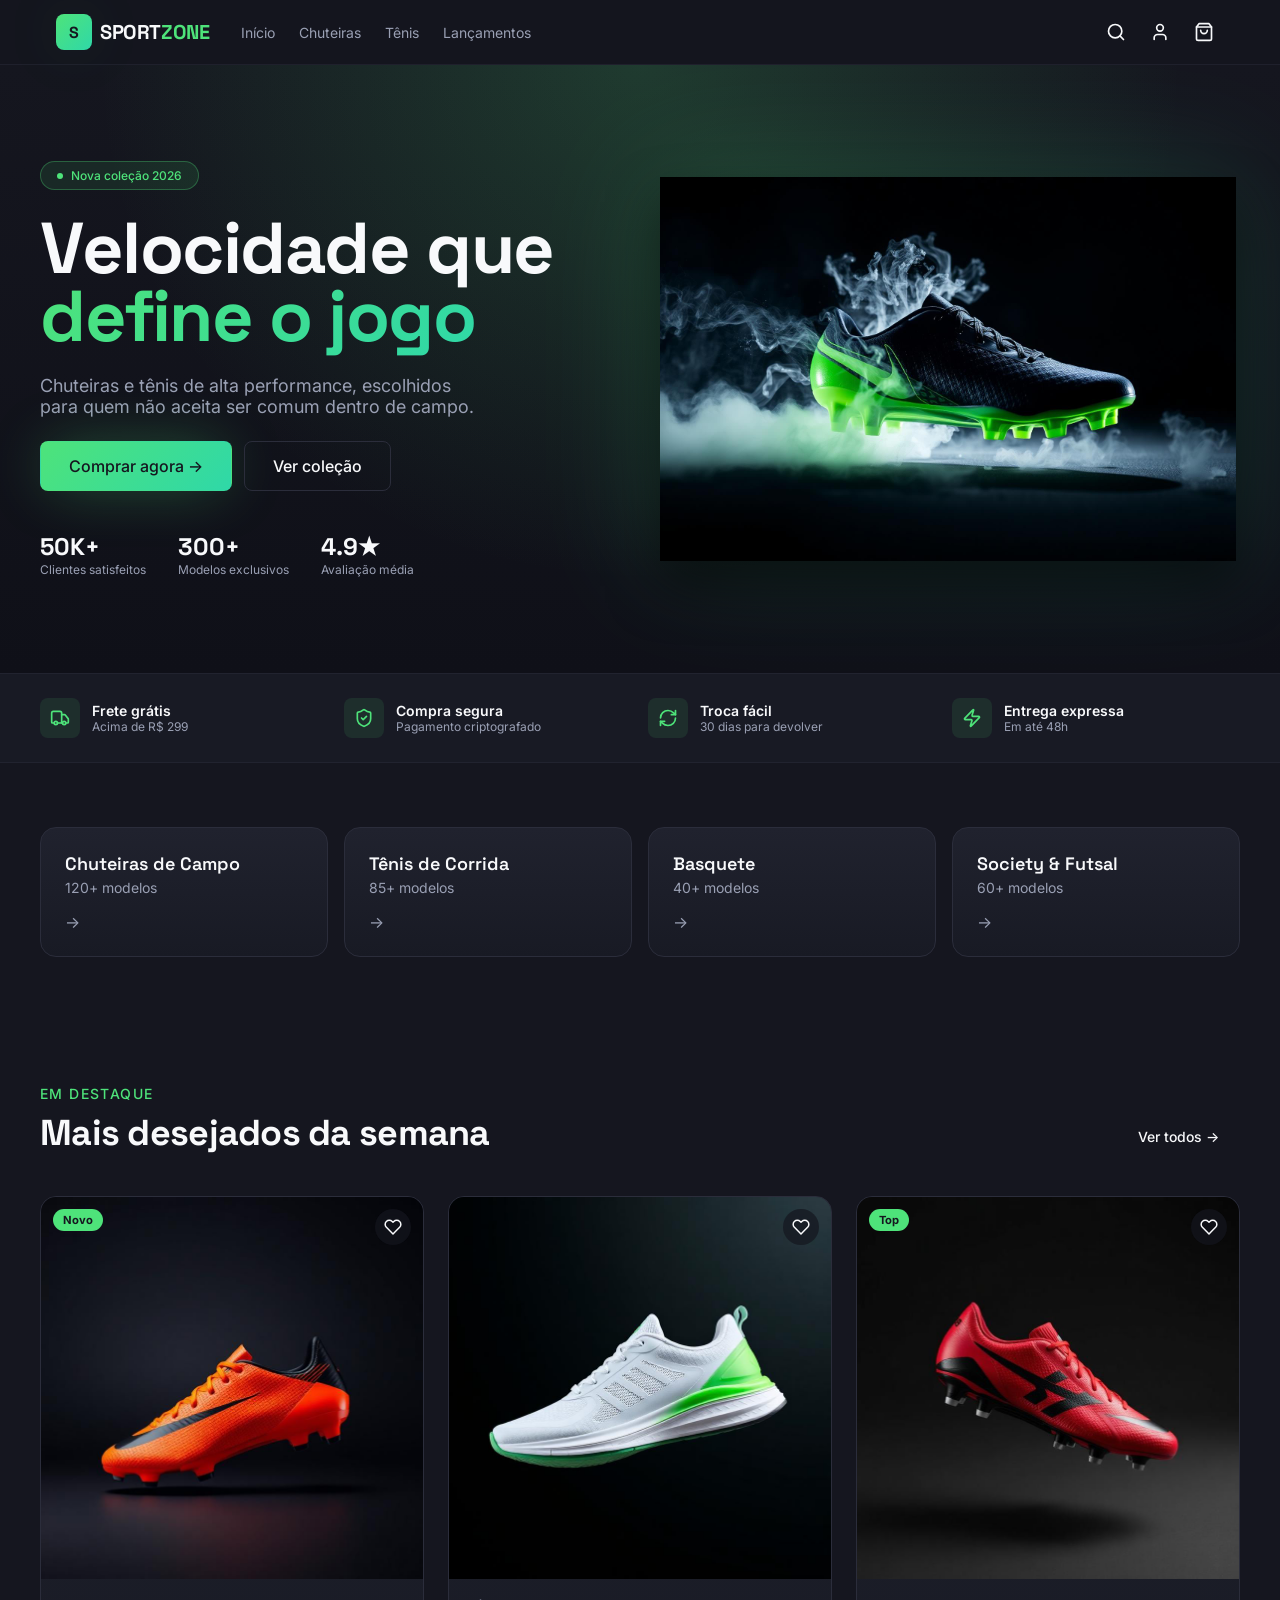
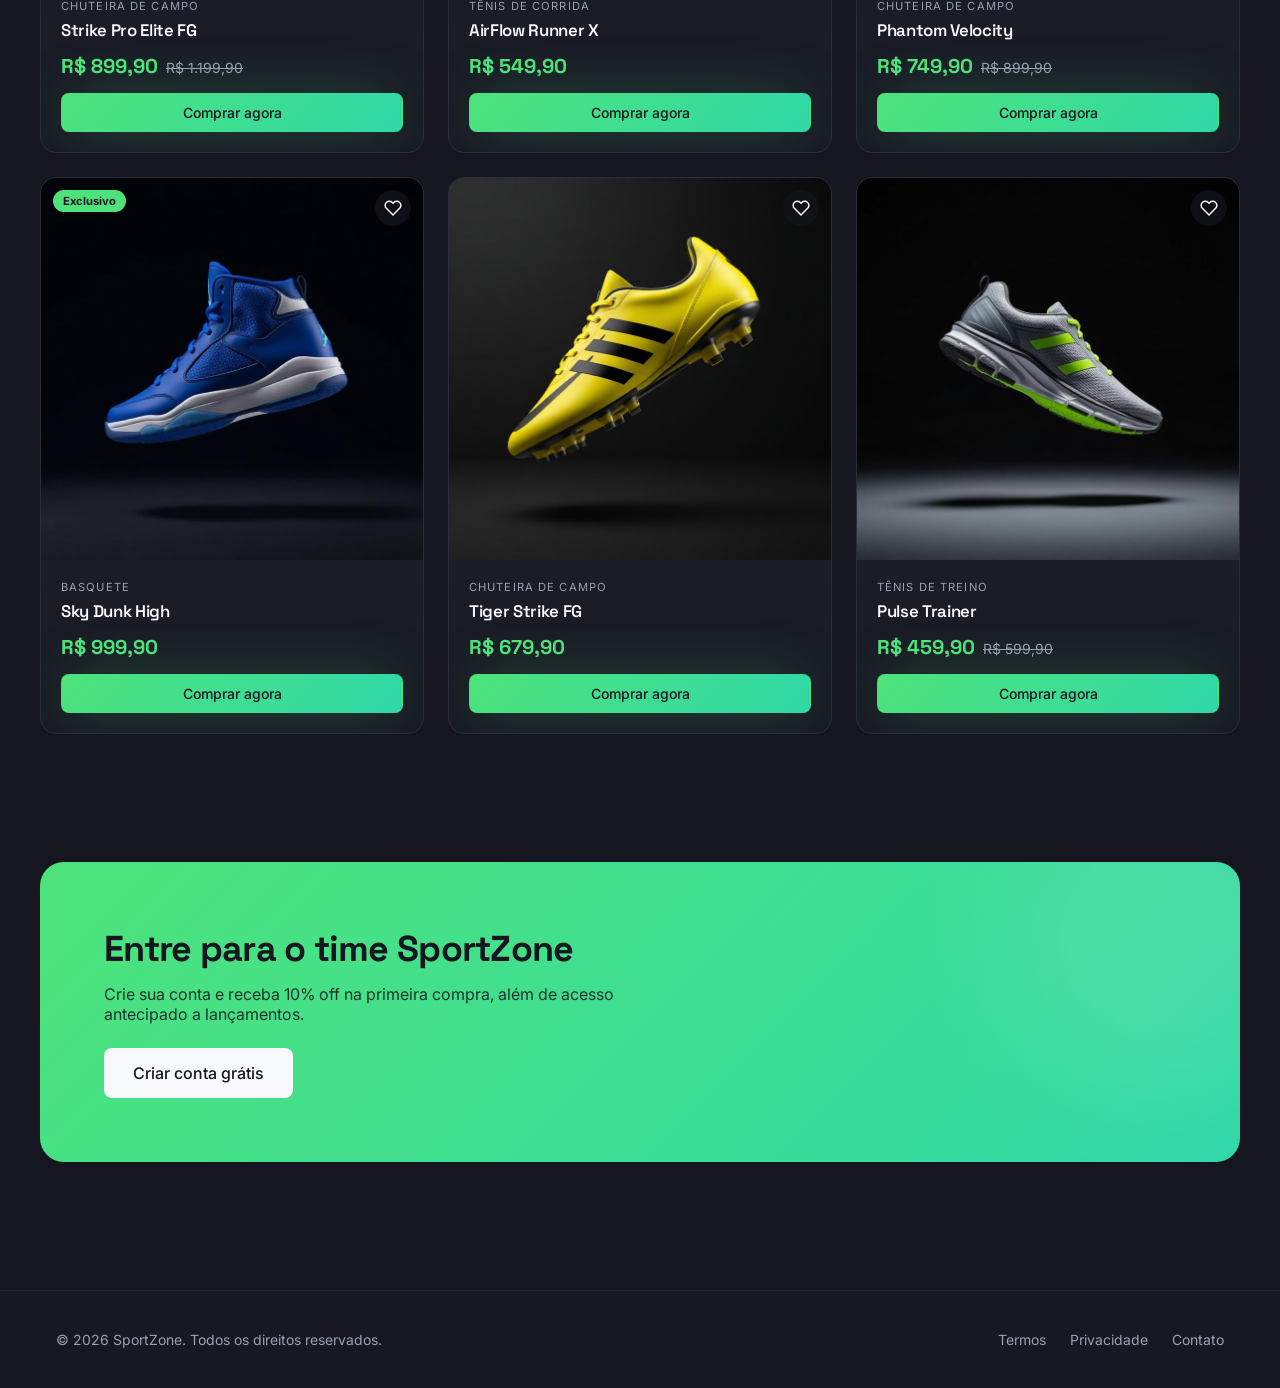
<file: index.html>
<!DOCTYPE html>
<html lang="pt-BR">
<head>
  <meta charset="utf-8"/>
  <meta name="viewport" content="width=device-width, initial-scale=1"/>
  <title>SportZone — Chuteiras e Tênis Esportivos Premium</title>
  <meta name="description" content="Loja oficial SportZone. Chuteiras profissionais, tênis de corrida e basquete das melhores marcas com entrega rápida."/>
  
  <meta property="og:title" content="SportZone — Performance no Pé"/>
  <meta property="og:description" content="Chuteiras e tênis premium para quem joga sério."/>
  
  <link rel="preconnect" href="https://fonts.googleapis.com"/>
  <link rel="preconnect" href="https://fonts.gstatic.com" crossorigin/>
  <link href="https://fonts.googleapis.com/css2?family=Inter:wght@400;500;600;700&family=Space+Grotesk:wght@500;600;700&display=swap" rel="stylesheet"/>
  
  <link rel="stylesheet" href="styles.css"/>
</head>
<body>

  <header class="header">
    <div class="container header-inner">
      <div style="display:flex; align-items:center">
        <a href="index.html" class="logo">
          <span class="logo-mark">S</span>
          <span class="logo-text">SPORT<span>ZONE</span></span>
        </a>
        <nav class="nav">
          <a href="index.html">Início</a>
          <a href="#produtos">Chuteiras</a>
          <a href="#produtos">Tênis</a>
          <a href="#produtos">Lançamentos</a>
        </nav>
      </div>
      <div class="header-actions">
        <button class="icon-btn" aria-label="Buscar">
          <svg width="20" height="20" viewBox="0 0 24 24" fill="none" stroke="currentColor" stroke-width="2" stroke-linecap="round" stroke-linejoin="round"><circle cx="11" cy="11" r="8"/><path d="m21 21-4.3-4.3"/></svg>
        </button>
        <a href="login.html" class="icon-btn" aria-label="Conta">
          <svg width="20" height="20" viewBox="0 0 24 24" fill="none" stroke="currentColor" stroke-width="2" stroke-linecap="round" stroke-linejoin="round"><path d="M19 21v-2a4 4 0 0 0-4-4H9a4 4 0 0 0-4 4v2"/><circle cx="12" cy="7" r="4"/></svg>
        </a>
        <button class="icon-btn" aria-label="Sacola">
          <svg width="20" height="20" viewBox="0 0 24 24" fill="none" stroke="currentColor" stroke-width="2" stroke-linecap="round" stroke-linejoin="round"><path d="M6 2 3 6v14a2 2 0 0 0 2 2h14a2 2 0 0 0 2-2V6l-3-4z"/><path d="M3 6h18"/><path d="M16 10a4 4 0 0 1-8 0"/></svg>
          <span class="cart-badge" id="cart-badge" style="display:none">0</span>
        </button>
      </div>
    </div>
  </header>

  <section class="hero">
    <div class="container hero-grid">
      <div>
        <span class="pill"><span class="dot"></span>Nova coleção 2026</span>
        <h1>Velocidade que <span class="gradient-text">define o jogo</span></h1>
        <p class="lead">Chuteiras e tênis de alta performance, escolhidos para quem não aceita ser comum dentro de campo.</p>
        <div class="hero-cta">
          <a href="#produtos" class="btn btn-lg btn-primary">Comprar agora →</a>
          <a href="#produtos" class="btn btn-lg btn-outline">Ver coleção</a>
        </div>
        <div class="stats">
          <div><p>50K+</p><p>Clientes satisfeitos</p></div>
          <div><p>300+</p><p>Modelos exclusivos</p></div>
          <div><p>4.9★</p><p>Avaliação média</p></div>
        </div>
      </div>
      <div class="hero-img">
        <img src="assets/hero-cleat.jpg" alt="Chuteira SportZone em destaque"/>
      </div>
    </div>
  </section>

  <section class="benefits">
    <div class="container benefits-grid">
      <div class="benefit">
        <span class="benefit-icon"><svg width="20" height="20" viewBox="0 0 24 24" fill="none" stroke="currentColor" stroke-width="2" stroke-linecap="round" stroke-linejoin="round"><path d="M14 18V6a2 2 0 0 0-2-2H4a2 2 0 0 0-2 2v11a1 1 0 0 0 1 1h2"/><path d="M15 18H9"/><path d="M19 18h2a1 1 0 0 0 1-1v-3.65a1 1 0 0 0-.22-.624l-3.48-4.35A1 1 0 0 0 17.52 8H14"/><circle cx="17" cy="18" r="2"/><circle cx="7" cy="18" r="2"/></svg></span>
        <div><p>Frete grátis</p><p>Acima de R$ 299</p></div>
      </div>
      <div class="benefit">
        <span class="benefit-icon"><svg width="20" height="20" viewBox="0 0 24 24" fill="none" stroke="currentColor" stroke-width="2" stroke-linecap="round" stroke-linejoin="round"><path d="M20 13c0 5-3.5 7.5-7.66 8.95a1 1 0 0 1-.67-.01C7.5 20.5 4 18 4 13V6a1 1 0 0 1 1-1c2 0 4.5-1.2 6.24-2.72a1.17 1.17 0 0 1 1.52 0C14.51 3.81 17 5 19 5a1 1 0 0 1 1 1z"/><path d="m9 12 2 2 4-4"/></svg></span>
        <div><p>Compra segura</p><p>Pagamento criptografado</p></div>
      </div>
      <div class="benefit">
        <span class="benefit-icon"><svg width="20" height="20" viewBox="0 0 24 24" fill="none" stroke="currentColor" stroke-width="2" stroke-linecap="round" stroke-linejoin="round"><path d="M3 12a9 9 0 0 1 9-9 9.75 9.75 0 0 1 6.74 2.74L21 8"/><path d="M21 3v5h-5"/><path d="M21 12a9 9 0 0 1-9 9 9.75 9.75 0 0 1-6.74-2.74L3 16"/><path d="M8 16H3v5"/></svg></span>
        <div><p>Troca fácil</p><p>30 dias para devolver</p></div>
      </div>
      <div class="benefit">
        <span class="benefit-icon"><svg width="20" height="20" viewBox="0 0 24 24" fill="none" stroke="currentColor" stroke-width="2" stroke-linecap="round" stroke-linejoin="round"><path d="M4 14a1 1 0 0 1-.78-1.63l9.9-10.2a.5.5 0 0 1 .86.46l-1.92 6.02A1 1 0 0 0 13 10h7a1 1 0 0 1 .78 1.63l-9.9 10.2a.5.5 0 0 1-.86-.46l1.92-6.02A1 1 0 0 0 11 14z"/></svg></span>
        <div><p>Entrega expressa</p><p>Em até 48h</p></div>
      </div>
    </div>
  </section>

  <section class="section container">
    <div class="categories">
      <button class="cat"><p>Chuteiras de Campo</p><p>120+ modelos</p><div class="arrow">→</div></button>
      <button class="cat"><p>Tênis de Corrida</p><p>85+ modelos</p><div class="arrow">→</div></button>
      <button class="cat"><p>Basquete</p><p>40+ modelos</p><div class="arrow">→</div></button>
      <button class="cat"><p>Society & Futsal</p><p>60+ modelos</p><div class="arrow">→</div></button>
    </div>
  </section>

  <section id="produtos" class="section container">
    <div class="section-head">
      <div>
        <p class="eyebrow">Em destaque</p>
        <h2>Mais desejados da semana</h2>
      </div>
      <button class="btn btn-ghost">Ver todos →</button>
    </div>
    <div class="products" id="products"></div>
  </section>

  <section class="section container">
    <div class="cta">
      <div style="position:relative; z-index:1">
        <h2>Entre para o time SportZone</h2>
        <p>Crie sua conta e receba 10% off na primeira compra, além de acesso antecipado a lançamentos.</p>
        <a href="login.html" class="btn btn-lg btn-secondary" style="margin-top:1.5rem">Criar conta grátis</a>
      </div>
      <div class="glow"></div>
    </div>
  </section>

  <footer class="footer">
    <div class="container footer-inner">
      <p>© 2026 SportZone. Todos os direitos reservados.</p>
      <div class="links">
        <a href="#">Termos</a>
        <a href="#">Privacidade</a>
        <a href="#">Contato</a>
      </div>
    </div>
  </footer>

  <script src="app.js"></script>
</body>
</html>
</file>
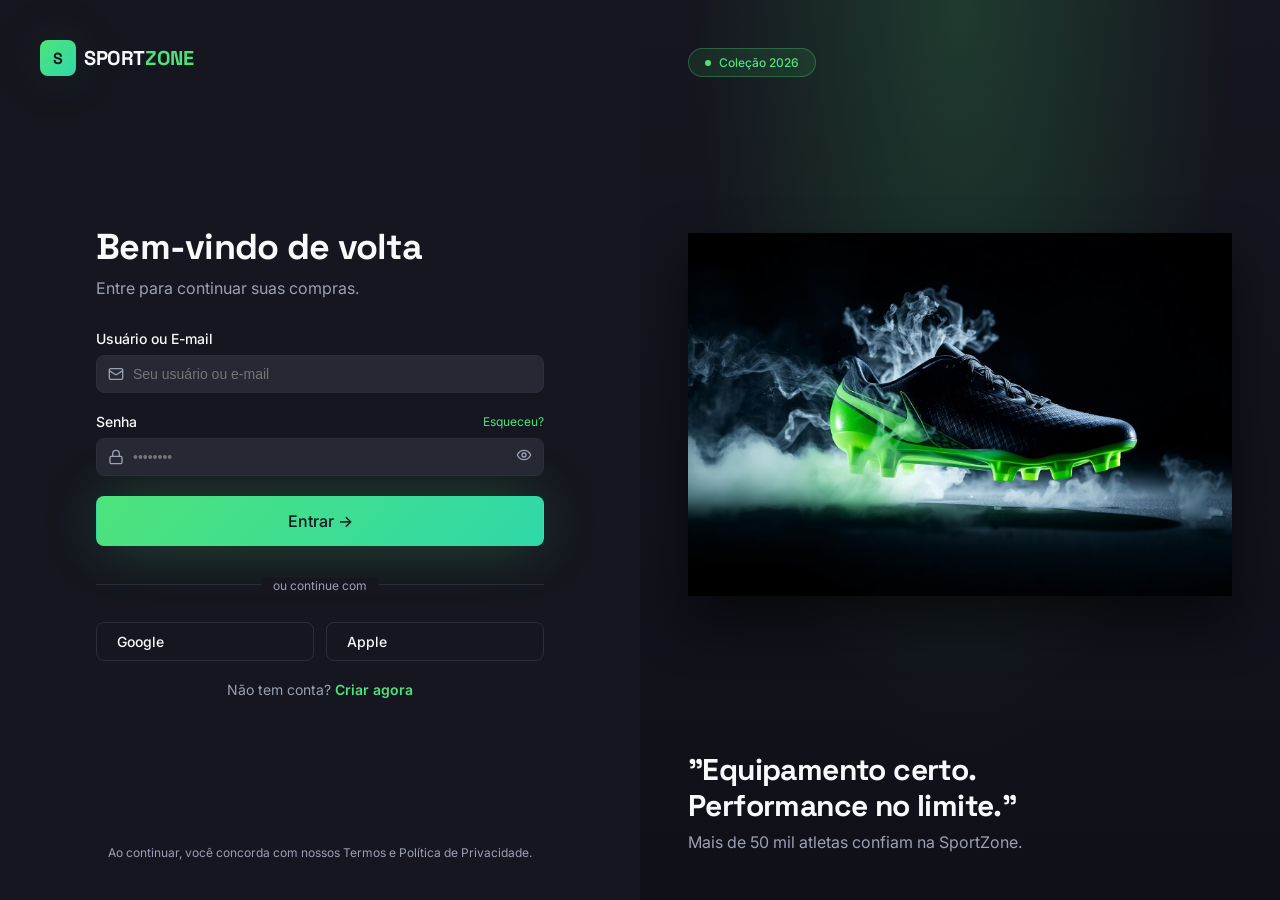
<file: login.html>
<!DOCTYPE html>
<html lang="pt-BR">
<head>
  <meta charset="utf-8"/>
  <meta name="viewport" content="width=device-width, initial-scale=1"/>
  <title>Entrar — SportZone</title>
  <meta name="description" content="Acesse sua conta SportZone para acompanhar pedidos e aproveitar ofertas exclusivas."/>
  <link rel="preconnect" href="https://fonts.googleapis.com"/>
  <link rel="preconnect" href="https://fonts.gstatic.com" crossorigin/>
  <link href="https://fonts.googleapis.com/css2?family=Inter:wght@400;500;600;700&family=Space+Grotesk:wght@500;600;700&display=swap" rel="stylesheet"/>
  <link rel="stylesheet" href="styles.css"/>
</head>
<body>
<div class="login-page">
  
  <div class="login-form-side">
    <a href="index.html" class="logo">
      <span class="logo-mark">S</span>
      <span class="logo-text">SPORT<span>ZONE</span></span>
    </a>

    <div class="login-form">
      <h1 id="title">Bem-vindo de volta</h1>
      <p id="subtitle">Entre para continuar suas compras.</p>

      <form class="form">
        <div class="field hidden" id="name-field">
          <label for="name">Nome completo</label>
          <input class="input" id="name" placeholder="Seu nome"/>
        </div>
        
        <div class="field">
          <label for="email">Usuário ou E-mail</label>
          <div class="input-wrap">
            <svg class="lead" viewBox="0 0 24 24" fill="none" stroke="currentColor" stroke-width="2" stroke-linecap="round" stroke-linejoin="round"><rect width="20" height="16" x="2" y="4" rx="2"/><path d="m22 7-8.97 5.7a1.94 1.94 0 0 1-2.06 0L2 7"/></svg>
            <input class="input with-icon" id="email" type="text" placeholder="Seu usuário ou e-mail" required autocomplete="off"/>
          </div>
        </div>
        
        <div class="field">
          <div class="field-row">
            <label for="password">Senha</label>
            <a href="#" class="link">Esqueceu?</a>
          </div>
          <div class="input-wrap">
            <svg class="lead" viewBox="0 0 24 24" fill="none" stroke="currentColor" stroke-width="2" stroke-linecap="round" stroke-linejoin="round"><rect width="18" height="11" x="3" y="11" rx="2"/><path d="M7 11V7a5 5 0 0 1 10 0v4"/></svg>
            <input class="input with-icon with-icon-r" id="password" type="password" placeholder="••••••••" required/>
            <button type="button" id="toggle-pw" aria-label="Mostrar senha">
              <svg width="16" height="16" viewBox="0 0 24 24" fill="none" stroke="currentColor" stroke-width="2" stroke-linecap="round" stroke-linejoin="round"><path d="M2 12s3-7 10-7 10 7 10 7-3 7-10 7-10-7-10-7"/><circle cx="12" cy="12" r="3"/></svg>
            </button>
          </div>
        </div>

        <button type="submit" id="submit-btn" class="btn btn-lg btn-primary btn-block">Entrar →</button>

        <div class="divider"><span>ou continue com</span></div>

        <div class="social">
          <button type="button" class="btn btn-outline">Google</button>
          <button type="button" class="btn btn-outline">Apple</button>
        </div>

        <p class="toggle-text">
          <span id="alt-text">Não tem conta? </span>
          <button type="button" id="mode-toggle">Criar agora</button>
        </p>
      </form>
    </div>

    <p class="legal">Ao continuar, você concorda com nossos Termos e Política de Privacidade.</p>
  </div>

  <div class="login-visual">
    <div class="login-visual-inner">
      <span class="pill"><span class="dot"></span>Coleção 2026</span>
      <img src="assets/hero-cleat.jpg" alt="Chuteira em destaque"/>
      <div>
        <h2>"Equipamento certo.<br/>Performance no limite."</h2>
        <p class="sub">Mais de 50 mil atletas confiam na SportZone.</p>
      </div>
    </div>
  </div>
  
</div>

<script src="app.js"></script>
</body>
</html>
</file>
<file: styles.css>
:root {
  --background: #15161f;
  --foreground: #f8f9fb;
  --card: #1d1f2b;
  --card-2: rgba(22, 24, 33, 0.6);
  --muted: #262834;
  --muted-foreground: #9aa0b4;
  --border: #2b2d3b;
  --primary: #4ee37a;
  --primary-glow: #7af09a;
  --primary-foreground: #15161f;
  --accent: #ff8a4c;
  --radius: .75rem;
  --gradient-hero: radial-gradient(ellipse at top, rgba(78,227,122,.18), transparent 60%), linear-gradient(180deg,#15161f,#0f1018);
  --gradient-primary: linear-gradient(135deg,#4ee37a,#2fd8a8);
  --gradient-card: linear-gradient(180deg,#20222e,#181a24);
  --shadow-glow: 0 0 60px -10px rgba(78,227,122,.45);
  --shadow-card: 0 10px 40px -10px rgba(0,0,0,.6);
  --transition: all .3s cubic-bezier(.4,0,.2,1);
}

* {
  box-sizing: border-box;
  margin: 0;
  padding: 0;
  border-color: var(--border);
}

html, body {
  background: var(--background);
  color: var(--foreground);
  font-family: 'Inter', system-ui, sans-serif;
  -webkit-font-smoothing: antialiased;
  scroll-behavior: smooth;
}

h1, h2, h3, h4 {
  font-family: 'Space Grotesk', system-ui, sans-serif;
  letter-spacing: -.02em;
}

a {
  color: inherit;
  text-decoration: none;
}

img {
  max-width: 100%;
  display: block;
}

button {
  font: inherit;
  cursor: pointer;
  border: none;
  background: none;
  color: inherit;
}

.container {
  max-width: 1200px;
  margin: 0 auto;
  padding: 0 1rem;
}

/* Header */
.header {
  position: sticky;
  top: 0;
  z-index: 50;
  background: rgba(21, 22, 31, 0.8);
  backdrop-filter: blur(16px);
  border-bottom: 1px solid rgba(43, 45, 59, 0.5);
}

.header-inner {
  display: flex;
  height: 64px;
  align-items: center;
  justify-content: space-between;
}

.logo {
  display: flex;
  align-items: center;
  gap: .5rem;
}

.logo-mark {
  width: 36px;
  height: 36px;
  border-radius: .5rem;
  background: var(--gradient-primary);
  box-shadow: var(--shadow-glow);
  display: grid;
  place-items: center;
  font-family: 'Space Grotesk';
  font-weight: 700;
  color: var(--primary-foreground);
}

.logo-text {
  font-family: 'Space Grotesk';
  font-weight: 700;
  font-size: 1.25rem;
  letter-spacing: -.02em;
}

.logo-text span {
  color: var(--primary);
}

.nav {
  display: none;
  gap: 1.5rem;
  margin-left: 2rem;
}

.nav a {
  font-size: .875rem;
  color: var(--muted-foreground);
  transition: var(--transition);
}

.nav a:hover {
  color: var(--foreground);
}

.header-actions {
  display: flex;
  gap: .25rem;
  align-items: center;
}

.icon-btn {
  width: 40px;
  height: 40px;
  border-radius: .5rem;
  display: grid;
  place-items: center;
  color: var(--foreground);
  transition: var(--transition);
  position: relative;
}

.icon-btn:hover {
  background: var(--muted);
}

.cart-badge {
  position: absolute;
  top: 2px;
  right: 2px;
  width: 16px;
  height: 16px;
  border-radius: 50%;
  background: var(--primary);
  color: var(--primary-foreground);
  font-size: 10px;
  font-weight: 700;
  display: grid;
  place-items: center;
}

@media (min-width: 768px) {
  .nav { display: flex; }
}

/* Buttons */
.btn {
  display: inline-flex;
  align-items: center;
  gap: .5rem;
  padding: .625rem 1.25rem;
  border-radius: .5rem;
  font-weight: 500;
  font-size: .875rem;
  transition: var(--transition);
  border: 1px solid transparent;
}

.btn-lg {
  padding: .875rem 1.75rem;
  font-size: 1rem;
}

.btn-primary {
  background: var(--gradient-primary);
  color: var(--primary-foreground);
  box-shadow: var(--shadow-glow);
}

.btn-primary:hover {
  opacity: .9;
}

.btn-outline {
  border-color: var(--border);
  background: transparent;
  color: var(--foreground);
}

.btn-outline:hover {
  background: var(--muted);
}

.btn-secondary {
  background: var(--foreground);
  color: var(--background);
}

.btn-ghost {
  background: transparent;
}

.btn-ghost:hover {
  background: var(--muted);
}

.btn-block {
  width: 100%;
  justify-content: center;
}

/* Hero */
.hero {
  background: var(--gradient-hero);
  overflow: hidden;
  position: relative;
}

.hero-grid {
  display: grid;
  gap: 2rem;
  padding: 4rem 0;
  align-items: center;
}

@media (min-width: 768px) {
  .hero-grid {
    grid-template-columns: 1fr 1fr;
    padding: 6rem 0;
  }
}

.pill {
  display: inline-flex;
  align-items: center;
  gap: .5rem;
  border: 1px solid rgba(78, 227, 122, 0.3);
  background: rgba(78, 227, 122, 0.1);
  color: var(--primary);
  padding: .375rem 1rem;
  border-radius: 999px;
  font-size: .75rem;
  font-weight: 500;
  width: fit-content;
}

.dot {
  width: 6px;
  height: 6px;
  border-radius: 50%;
  background: var(--primary);
  animation: pulse 2s infinite;
}

@keyframes pulse {
  50% { opacity: .4; }
}

.hero h1 {
  font-size: 3rem;
  font-weight: 700;
  line-height: .95;
  margin: 1.5rem 0;
}

@media(min-width: 768px) {
  .hero h1 { font-size: 4.5rem; }
}

.gradient-text {
  background: var(--gradient-primary);
  -webkit-background-clip: text;
  background-clip: text;
  color: transparent;
}

.hero p.lead {
  color: var(--muted-foreground);
  font-size: 1.125rem;
  max-width: 28rem;
  margin-bottom: 1.5rem;
}

.hero-cta {
  display: flex;
  flex-wrap: wrap;
  gap: .75rem;
  margin-bottom: 1.5rem;
}

.stats {
  display: flex;
  gap: 2rem;
  padding-top: 1rem;
}

.stats div p:first-child {
  font-family: 'Space Grotesk';
  font-size: 1.5rem;
  font-weight: 700;
}

.stats div p:last-child {
  font-size: .75rem;
  color: var(--muted-foreground);
}

.hero-img {
  position: relative;
  display: flex;
  justify-content: center;
}

.hero-img::before {
  content: "";
  position: absolute;
  inset: 0;
  background: var(--gradient-primary);
  opacity: .2;
  filter: blur(60px);
}

.hero-img img {
  position: relative;
  max-width: 36rem;
  filter: drop-shadow(0 25px 25px rgba(0,0,0,.5));
}

/* Benefits */
.benefits {
  border-block: 1px solid rgba(43, 45, 59, 0.5);
  background: rgba(29, 31, 43, 0.5);
}

.benefits-grid {
  display: grid;
  grid-template-columns: repeat(2, 1fr);
  gap: 1rem;
  padding: 1.5rem 0;
}

@media(min-width: 768px) {
  .benefits-grid { grid-template-columns: repeat(4, 1fr); }
}

.benefit {
  display: flex;
  align-items: center;
  gap: .75rem;
}

.benefit-icon {
  width: 40px;
  height: 40px;
  border-radius: .5rem;
  background: rgba(78, 227, 122, 0.1);
  color: var(--primary);
  display: grid;
  place-items: center;
}

.benefit p:first-child {
  font-size: .875rem;
  font-weight: 600;
}

.benefit p:last-child {
  font-size: .75rem;
  color: var(--muted-foreground);
}

/* Categories */
.section {
  padding: 4rem 0;
}

.categories {
  display: grid;
  grid-template-columns: repeat(2, 1fr);
  gap: 1rem;
}

@media(min-width: 768px) {
  .categories { grid-template-columns: repeat(4, 1fr); }
}

.cat {
  padding: 1.5rem;
  border: 1px solid var(--border);
  background: var(--gradient-card);
  border-radius: 1rem;
  text-align: left;
  transition: var(--transition);
}

.cat:hover {
  border-color: rgba(78, 227, 122, 0.5);
  box-shadow: var(--shadow-glow);
}

.cat p:first-child {
  font-family: 'Space Grotesk';
  font-size: 1.125rem;
  font-weight: 600;
}

.cat p:nth-child(2) {
  color: var(--muted-foreground);
  font-size: .875rem;
  margin-top: .25rem;
}

.cat .arrow {
  margin-top: 1rem;
  color: var(--muted-foreground);
  transition: var(--transition);
}

.cat:hover .arrow {
  color: var(--primary);
  transform: translateX(4px);
}

/* Section heading */
.section-head {
  display: flex;
  justify-content: space-between;
  align-items: flex-end;
  margin-bottom: 2.5rem;
}

.eyebrow {
  color: var(--primary);
  font-size: .875rem;
  font-weight: 500;
  letter-spacing: .1em;
  text-transform: uppercase;
}

.section-head h2 {
  font-size: 1.875rem;
  font-weight: 700;
  margin-top: .5rem;
}

@media(min-width: 768px) {
  .section-head h2 { font-size: 2.25rem; }
}

/* Products Layout */
.products {
  display: grid;
  gap: 1.5rem;
  grid-template-columns: 1fr;
}

@media(min-width: 640px) {
  .products { grid-template-columns: repeat(2, 1fr); }
}

@media(min-width: 1024px) {
  .products { grid-template-columns: repeat(3, 1fr); }
}

.card {
  background: var(--gradient-card);
  border: 1px solid var(--border);
  border-radius: 1rem;
  overflow: hidden;
  transition: var(--transition);
  position: relative;
}

.card:hover {
  border-color: rgba(78, 227, 122, 0.5);
  box-shadow: var(--shadow-card);
  transform: translateY(-4px);
}

.card-img {
  position: relative;
  aspect-ratio: 1;
  overflow: hidden;
  background: #0f1018;
}

.card-img img {
  width: 100%;
  height: 100%;
  object-fit: cover;
  transition: var(--transition);
}

.card:hover .card-img img {
  transform: scale(1.05);
}

.tag {
  position: absolute;
  top: .75rem;
  left: .75rem;
  background: var(--primary);
  color: var(--primary-foreground);
  padding: .25rem .625rem;
  border-radius: 999px;
  font-size: .7rem;
  font-weight: 700;
  z-index: 2;
}

.heart {
  position: absolute;
  top: .75rem;
  right: .75rem;
  width: 36px;
  height: 36px;
  border-radius: 50%;
  background: rgba(21, 22, 31, 0.7);
  backdrop-filter: blur(8px);
  display: grid;
  place-items: center;
  color: var(--foreground);
  transition: var(--transition);
  z-index: 2;
}

.heart:hover {
  color: var(--primary);
}

.card-body {
  padding: 1.25rem;
}

.card-cat {
  font-size: .7rem;
  color: var(--muted-foreground);
  text-transform: uppercase;
  letter-spacing: .1em;
}

.card-name {
  font-family: 'Space Grotesk';
  font-weight: 600;
  font-size: 1.05rem;
  margin: .375rem 0 .75rem;
}

.price-row {
  display: flex;
  align-items: baseline;
  gap: .5rem;
  margin-bottom: .875rem;
}

.price {
  font-family: 'Space Grotesk';
  font-weight: 700;
  font-size: 1.25rem;
  color: var(--primary);
}

.old-price {
  color: var(--muted-foreground);
  text-decoration: line-through;
  font-size: .875rem;
}

/* CTA Card */
.cta {
  position: relative;
  overflow: hidden;
  border-radius: 1.5rem;
  background: var(--gradient-primary);
  padding: 2.5rem;
  color: var(--primary-foreground);
}

@media(min-width: 768px) {
  .cta { padding: 4rem; }
}

.cta h2 {
  font-size: 1.875rem;
  font-weight: 700;
  max-width: 36rem;
}

@media(min-width: 768px) {
  .cta h2 { font-size: 2.25rem; }
}

.cta p {
  margin-top: .75rem;
  opacity: .85;
  max-width: 36rem;
}

.cta .glow {
  position: absolute;
  top: -80px;
  right: -80px;
  width: 320px;
  height: 320px;
  border-radius: 50%;
  background: rgba(255, 255, 255, 0.1);
  filter: blur(60px);
}

/* Footer Design */
.footer {
  border-top: 1px solid rgba(43, 45, 59, 0.5);
  background: rgba(29, 31, 43, 0.3);
  padding: 2.5rem 0;
  margin-top: 4rem;
}

.footer-inner {
  display: flex;
  flex-direction: column;
  gap: 1rem;
  align-items: center;
  justify-content: space-between;
  color: var(--muted-foreground);
  font-size: .875rem;
}

@media(min-width: 768px) {
  .footer-inner { flex-direction: row; }
}

.footer a:hover {
  color: var(--foreground);
}

.footer .links {
  display: flex;
  gap: 1.5rem;
}

/* Login Auth Layout */
.login-page {
  min-height: 100vh;
  display: grid;
  grid-template-columns: 1fr;
}

@media(min-width: 1024px) {
  .login-page { grid-template-columns: 1fr 1fr; }
}

.login-form-side {
  display: flex;
  flex-direction: column;
  justify-content: space-between;
  padding: 2rem;
}

@media(min-width: 768px) {
  .login-form-side { padding: 2.5rem; }
}

.login-form {
  width: 100%;
  max-width: 28rem;
  margin: 2.5rem auto;
}

.login-form h1 {
  font-size: 1.875rem;
  font-weight: 700;
}

@media(min-width: 768px) {
  .login-form h1 { font-size: 2.25rem; }
}

.login-form > p {
  color: var(--muted-foreground);
  margin-top: .5rem;
}

.form {
  margin-top: 2rem;
  display: flex;
  flex-direction: column;
  gap: 1.25rem;
}

.field {
  display: flex;
  flex-direction: column;
  gap: .5rem;
}

.field-row {
  display: flex;
  justify-content: space-between;
  align-items: center;
}

.field label {
  font-size: .875rem;
  font-weight: 500;
}

.input-wrap {
  position: relative;
}

.input-wrap svg.lead {
  position: absolute;
  left: .75rem;
  top: 50%;
  transform: translateY(-50%);
  color: var(--muted-foreground);
  width: 16px;
  height: 16px;
}

.input-wrap button {
  position: absolute;
  right: .75rem;
  top: 50%;
  transform: translateY(-50%);
  color: var(--muted-foreground);
}

.input {
  width: 100%;
  padding: .625rem .75rem;
  background: var(--muted);
  border: 1px solid var(--border);
  border-radius: .5rem;
  color: var(--foreground);
  font-size: .875rem;
}

.input.with-icon { padding-left: 2.25rem; }
.input.with-icon-r { padding-right: 2.25rem; }

.input:focus {
  outline: 2px solid var(--primary);
  outline-offset: 1px;
}

.link {
  color: var(--primary);
  font-size: .75rem;
}

.link:hover { text-decoration: underline; }

.divider {
  position: relative;
  text-align: center;
  padding: .5rem 0;
}

.divider::before {
  content: "";
  position: absolute;
  left: 0;
  right: 0;
  top: 50%;
  border-top: 1px solid var(--border);
}

.divider span {
  position: relative;
  background: var(--background);
  padding: 0 .75rem;
  color: var(--muted-foreground);
  font-size: .75rem;
}

.social {
  display: grid;
  grid-template-columns: 1fr 1fr;
  gap: .75rem;
}

.toggle-text {
  text-align: center;
  font-size: .875rem;
  color: var(--muted-foreground);
}

.toggle-text button {
  font-weight: 600;
  color: var(--primary);
}

.toggle-text button:hover { text-decoration: underline; }

.legal {
  text-align: center;
  font-size: .75rem;
  color: var(--muted-foreground);
}

.login-visual {
  display: none;
  position: relative;
  background: var(--gradient-hero);
  overflow: hidden;
}

@media(min-width: 1024px) {
  .login-visual { display: block; }
}

.login-visual-inner {
  padding: 3rem;
  height: 100%;
  display: flex;
  flex-direction: column;
  justify-content: space-between;
  position: relative;
}

.login-visual img {
  max-height: 60vh;
  margin: auto;
  filter: drop-shadow(0 25px 25px rgba(0,0,0,.5));
}

.login-visual h2 {
  font-size: 1.875rem;
  font-weight: 700;
  line-height: 1.2;
}

.login-visual .sub {
  color: var(--muted-foreground);
  margin-top: .5rem;
}

.hidden { display: none; }
</file>
